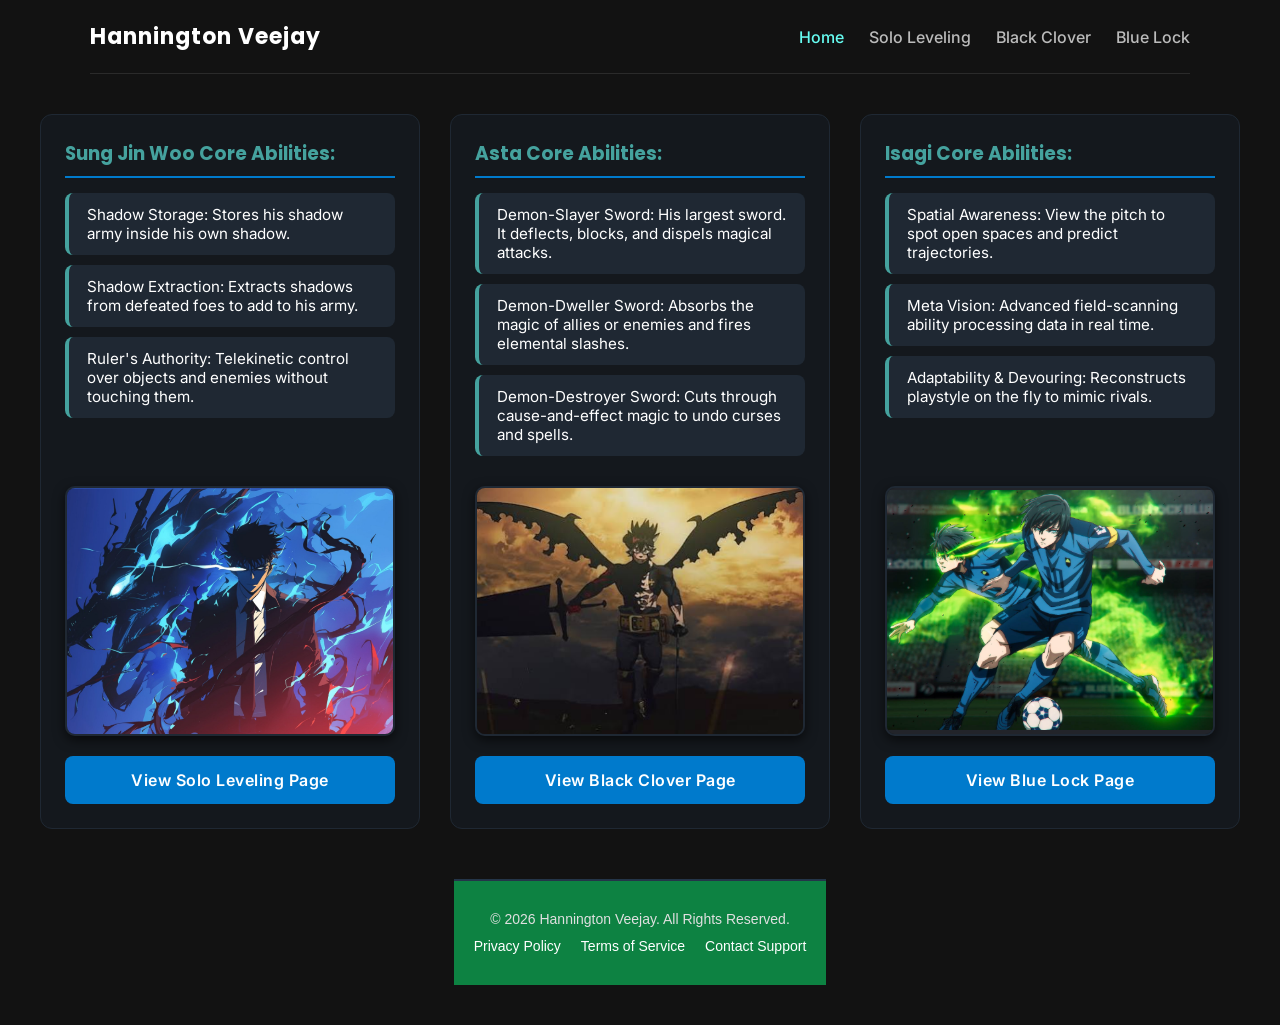
<file: index.html>
<!DOCTYPE html>
<html lang="en">
<head>
    <meta charset="UTF-8">
    <meta name="viewport" content="width=device-width, initial-scale=1.0">
    <meta name="description" content="Explore character profiles, abilities, and core stats for Sung Jin Woo (Solo Leveling), Asta (Black Clover), and Isagi (Blue Lock) on Hannington Veejay's Anime Dashboard.">
    <title>Anime Dashboard | Hannington Veejay</title>

    <link rel="preconnect" href="https://fonts.googleapis.com">
    <link rel="preconnect" href="https://fonts.gstatic.com" crossorigin>
    <link href="https://fonts.googleapis.com/css2?family=Inter:wght@400;500&family=Poppins:wght@600;700&display=swap" rel="stylesheet">
    
    <link rel="stylesheet" href="style-footer.css">
</head>
<body>

  <header class="navbar">
        <div class="logo">Hannington Veejay</div>
        <nav>
            <ul class="nav-links">
                <li><a href="index.html" class="active">Home</a></li>
                <li><a href="Solo-leveling.html">Solo Leveling</a></li>
                <li><a href="Black-clover.html">Black Clover</a></li>
                <li><a href="Blue-lock.html">Blue Lock</a></li>
            </ul>
        </nav>
  </header>
    
  <div class="dashboard-grid">

    <div class="card-container">
      <h3>Sung Jin Woo Core Abilities:</h3>
      <ul>
          <li>Shadow Storage: Stores his shadow army inside his own shadow.</li>
          <li>Shadow Extraction: Extracts shadows from defeated foes to add to his army.</li>
          <li>Ruler's Authority: Telekinetic control over objects and enemies without touching them.</li>
      </ul>
      <img src="Sung Jin Woo.PNG" alt="Sung Jin Woo">
      <a href="Solo-leveling.html" class="profile-btn">View Solo Leveling Page</a>
    </div>

    <div class="card-container">
      <h3>Asta Core Abilities:</h3>
      <ul>
          <li>Demon-Slayer Sword: His largest sword. It deflects, blocks, and dispels magical attacks.</li>
          <li>Demon-Dweller Sword: Absorbs the magic of allies or enemies and fires elemental slashes.</li>
          <li>Demon-Destroyer Sword: Cuts through cause-and-effect magic to undo curses and spells.</li>
      </ul>
      <img src="Asta.png" alt="Asta Profile Image">
      <a href="Black-clover.html" class="profile-btn">View Black Clover Page</a>
    </div>

    <div class="card-container">
      <h3>Isagi Core Abilities:</h3>
      <ul>
          <li>Spatial Awareness: View the pitch to spot open spaces and predict trajectories.</li>
          <li>Meta Vision: Advanced field-scanning ability processing data in real time.</li>
          <li>Adaptability & Devouring: Reconstructs playstyle on the fly to mimic rivals.</li>
      </ul>
      <img src="Isagi.PNG" alt="Isagi Profile Image">
      <a href="Blue-lock.html" class="profile-btn">View Blue Lock Page</a>
    </div>

  </div>

  <footer class="main-footer">
    <div class="footer-content">
      <p>&copy; 2026 Hannington Veejay. All Rights Reserved.</p>
      <ul class="footer-links">
        <li><a href="#">Privacy Policy</a></li>
        <li><a href="#">Terms of Service</a></li>
        <li><a href="#">Contact Support</a></li>
      </ul>
    </div>
  </footer>

</body>
</html>
</file>
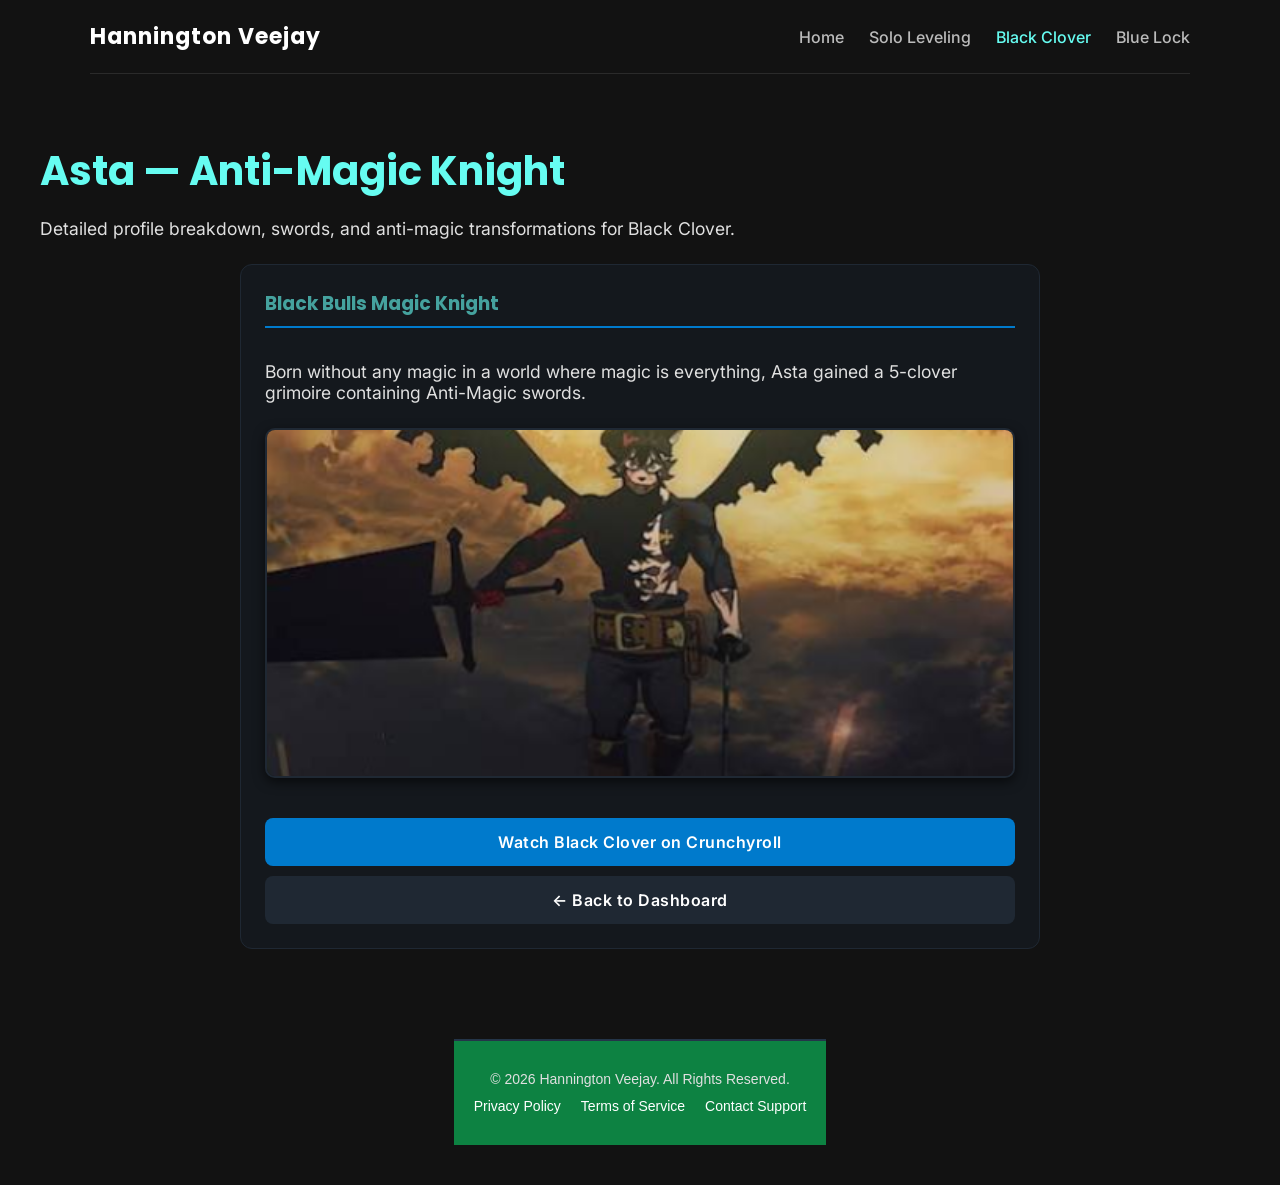
<file: Black-clover.html>
<!DOCTYPE html>
<html lang="en">
<head>
    <meta charset="UTF-8">
    <meta name="viewport" content="width=device-width, initial-scale=1.0">
    <title>Black Clover | Asta Profile</title>

    <link rel="preconnect" href="https://fonts.googleapis.com">
    <link rel="preconnect" href="https://fonts.gstatic.com" crossorigin>
    <link href="https://fonts.googleapis.com/css2?family=Inter:wght@400;500&family=Poppins:wght@600;700&display=swap" rel="stylesheet">
    
    <link rel="stylesheet" href="style-footer.css">
</head>
<body>

  <header class="navbar">
        <div class="logo">Hannington Veejay</div>
        <nav>
            <ul class="nav-links">
                <li><a href="index.html">Home</a></li>
                <li><a href="Solo-leveling.html">Solo Leveling</a></li>
                <li><a href="Black-clover.html" class="active">Black Clover</a></li>
                <li><a href="Blue-lock.html">Blue Lock</a></li>
            </ul>
        </nav>
  </header>

  <main style="max-width: 1200px; width: 100%; color: #e0e0e0; margin-bottom: 40px;">
    <h1>Asta — Anti-Magic Knight</h1>
    <p>Detailed profile breakdown, swords, and anti-magic transformations for Black Clover.</p>

    <div class="card-container" style="max-width: 800px; margin: 0 auto;">
      <h3>Black Bulls Magic Knight</h3>
      <p>Born without any magic in a world where magic is everything, Asta gained a 5-clover grimoire containing Anti-Magic swords.</p>
      
      <img src="Asta.png" alt="Asta Profile Image" style="height: 350px; margin-bottom: 20px;">

      <a href="https://www.crunchyroll.com" target="_blank" class="profile-btn">Watch Black Clover on Crunchyroll</a>
      <a href="index.html" class="profile-btn" style="background-color: #1f2833; margin-top: 10px;">← Back to Dashboard</a>
    </div>
  </main>

  <footer class="main-footer">
    <div class="footer-content">
      <p>&copy; 2026 Hannington Veejay. All Rights Reserved.</p>
      <ul class="footer-links">
        <li><a href="#">Privacy Policy</a></li>
        <li><a href="#">Terms of Service</a></li>
        <li><a href="#">Contact Support</a></li>
      </ul>
    </div>
  </footer>

</body>
</html>
</file>
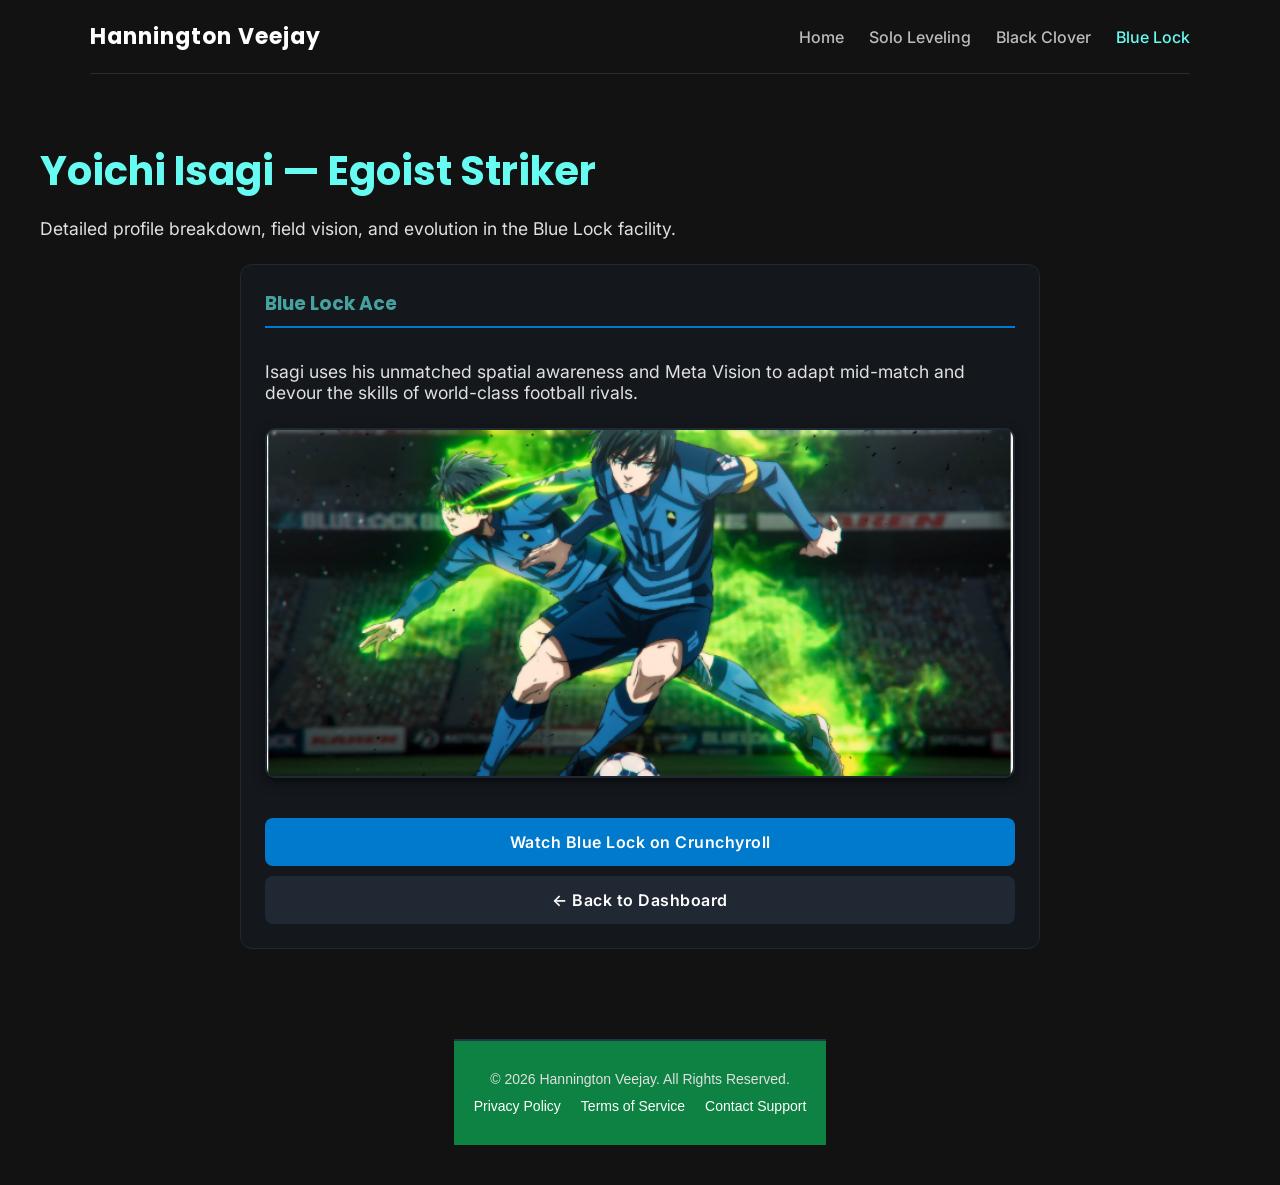
<file: Blue-lock.html>
<!DOCTYPE html>
<html lang="en">
<head>
    <meta charset="UTF-8">
    <meta name="viewport" content="width=device-width, initial-scale=1.0">
    <title>Blue Lock | Isagi Yoichi Profile</title>

    <link rel="preconnect" href="https://fonts.googleapis.com">
    <link rel="preconnect" href="https://fonts.gstatic.com" crossorigin>
    <link href="https://fonts.googleapis.com/css2?family=Inter:wght@400;500&family=Poppins:wght@600;700&display=swap" rel="stylesheet">
    
    <link rel="stylesheet" href="style-footer.css">
</head>
<body>

  <header class="navbar">
        <div class="logo">Hannington Veejay</div>
        <nav>
            <ul class="nav-links">
                <li><a href="index.html">Home</a></li>
                <li><a href="Solo-leveling.html">Solo Leveling</a></li>
                <li><a href="Black-clover.html">Black Clover</a></li>
                <li><a href="Blue-lock.html" class="active">Blue Lock</a></li>
            </ul>
        </nav>
  </header>

  <main style="max-width: 1200px; width: 100%; color: #e0e0e0; margin-bottom: 40px;">
    <h1>Yoichi Isagi — Egoist Striker</h1>
    <p>Detailed profile breakdown, field vision, and evolution in the Blue Lock facility.</p>

    <div class="card-container" style="max-width: 800px; margin: 0 auto;">
      <h3>Blue Lock Ace</h3>
      <p>Isagi uses his unmatched spatial awareness and Meta Vision to adapt mid-match and devour the skills of world-class football rivals.</p>
      
      <img src="Isagi.PNG" alt="Isagi Profile Image" style="height: 350px; margin-bottom: 20px;">

      <a href="https://www.crunchyroll.com" target="_blank" class="profile-btn">Watch Blue Lock on Crunchyroll</a>
      <a href="index.html" class="profile-btn" style="background-color: #1f2833; margin-top: 10px;">← Back to Dashboard</a>
    </div>
  </main>

  <footer class="main-footer">
    <div class="footer-content">
      <p>&copy; 2026 Hannington Veejay. All Rights Reserved.</p>
      <ul class="footer-links">
        <li><a href="#">Privacy Policy</a></li>
        <li><a href="#">Terms of Service</a></li>
        <li><a href="#">Contact Support</a></li>
      </ul>
    </div>
  </footer>

</body>
</html>
</file>
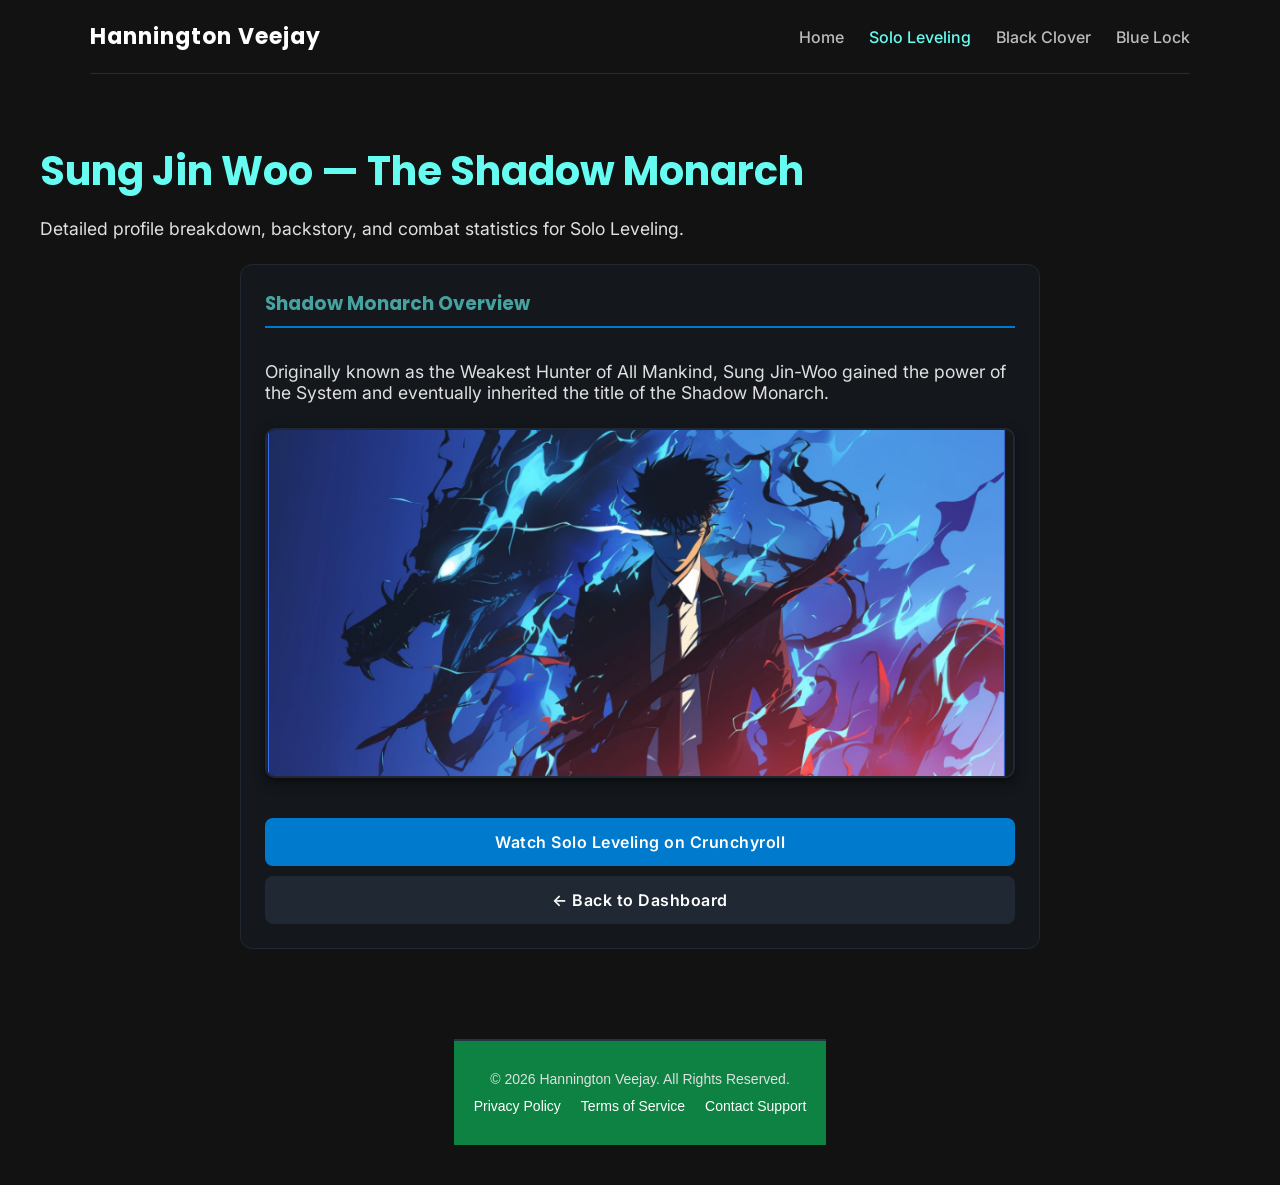
<file: Solo-leveling.html>
<!DOCTYPE html>
<html lang="en">
<head>
    <meta charset="UTF-8">
    <meta name="viewport" content="width=device-width, initial-scale=1.0">
    <title>Solo Leveling | Sung Jin Woo Profile</title>

    <link rel="preconnect" href="https://fonts.googleapis.com">
    <link rel="preconnect" href="https://fonts.gstatic.com" crossorigin>
    <link href="https://fonts.googleapis.com/css2?family=Inter:wght@400;500&family=Poppins:wght@600;700&display=swap" rel="stylesheet">
    
    <link rel="stylesheet" href="style-footer.css">
</head>
<body>

  <header class="navbar">
        <div class="logo">Hannington Veejay</div>
        <nav>
            <ul class="nav-links">
                <li><a href="index.html">Home</a></li>
                <li><a href="Solo-leveling.html" class="active">Solo Leveling</a></li>
                <li><a href="Black-clover.html">Black Clover</a></li>
                <li><a href="Blue-lock.html">Blue Lock</a></li>
            </ul>
        </nav>
  </header>

  <main style="max-width: 1200px; width: 100%; color: #e0e0e0; margin-bottom: 40px;">
    <h1>Sung Jin Woo — The Shadow Monarch</h1>
    <p>Detailed profile breakdown, backstory, and combat statistics for Solo Leveling.</p>

    <div class="card-container" style="max-width: 800px; margin: 0 auto;">
      <h3>Shadow Monarch Overview</h3>
      <p>Originally known as the Weakest Hunter of All Mankind, Sung Jin-Woo gained the power of the System and eventually inherited the title of the Shadow Monarch.</p>
      
      <img src="Sung Jin Woo.PNG" alt="Sung Jin Woo" style="height: 350px; margin-bottom: 20px;">

      <a href="https://www.crunchyroll.com" target="_blank" class="profile-btn">Watch Solo Leveling on Crunchyroll</a>
      <a href="index.html" class="profile-btn" style="background-color: #1f2833; margin-top: 10px;">← Back to Dashboard</a>
    </div>
  </main>

  <footer class="main-footer">
    <div class="footer-content">
      <p>&copy; 2026 Hannington Veejay. All Rights Reserved.</p>
      <ul class="footer-links">
        <li><a href="#">Privacy Policy</a></li>
        <li><a href="#">Terms of Service</a></li>
        <li><a href="#">Contact Support</a></li>
      </ul>
    </div>
  </footer>

</body>
</html>
</file>
<file: style-footer.css>
/* Google Fonts Import */
@import url('https://fonts.googleapis.com/css2?family=Inter:wght@400;500;600;700&family=Poppins:wght@600;700&display=swap');

/* Global Reset & Page Background */
* {
    box-sizing: border-box;
}

body {
    background-color: #121212;
    font-family: 'Inter', sans-serif;
    display: flex;
    flex-direction: column;
    align-items: center;
    min-height: 100vh;
    margin: 0;
    padding: 0 40px 40px 40px;
}

/* ================= NAVIGATION BAR ================= */
.navbar {
    width: 100%;
    max-width: 1100px; /* Aligned max-width with dashboard grid */
    display: flex;
    justify-content: space-between;
    align-items: center;
    padding: 20px 0;
    margin-bottom: 40px;
    border-bottom: 1px solid #2a2a2a;
}

.navbar .logo {
    color: #ffffff;
    font-family: 'Poppins', sans-serif;
    font-size: 22px;
    font-weight: 700;
    letter-spacing: 1px;
}

/* Nav Links - Isolated from global list styling */
.nav-links {
    display: flex;
    flex-direction: row;
    gap: 25px;
    list-style: none;
    margin: 0;
    padding: 0;
    align-items: center;
}

.nav-links li {
    background-color: transparent; /* Reset global li style */
    border: none;                  /* Reset global li style */
    padding: 0;                    /* Reset global li style */
    margin: 0;                     /* Reset global li style */
    width: auto;                   /* Override global width: 100% */
}

.nav-links a {
    color: #bbbbbb;
    text-decoration: none;
    font-size: 16px;
    font-weight: 500;
    transition: color 0.3s ease;
}

.nav-links a:hover, 
.nav-links a.active {
    color: #66fcf1;
}

/* ================= MAIN DASHBOARD GRID ================= */
.dashboard-grid {
    display: flex;
    flex-direction: row;
    gap: 30px;
    max-width: 1200px;
    width: 100%;
    justify-content: center;
    align-items: stretch;
    flex-wrap: wrap;
}

/* Individual Card Wrapper */

.card-container {
    /* Fixed: Wrapped the expression in calc() */
    flex: 1 1 calc(33.333% - 20px); 
    
    /* Reduced min-width slightly so 3 cards easily fit inside 1200px screens */
    min-width: 250px; 
    
    background-color: #14181d;
    border: 1px solid #1f2833;
    border-radius: 12px;
    padding: 24px;
    display: flex;
    flex-direction: column;
    justify-content: space-between;
    transition: border-color 0.3s ease, box-shadow 0.3s ease;
}

.card-container:hover {
    border-color: #45a29e;
    box-shadow: 0 8px 24px rgba(0, 0, 0, 0.5);
}

/* Headings */
h1 {
    color: #66fcf1;
    font-family: 'Poppins', sans-serif;
    font-size: 2.5rem;
    margin-bottom: 10px;
}

h2, h3 {
    font-family: 'Poppins', sans-serif;
    font-weight: 700;
    border-bottom: 2px solid #007acc;
    padding-bottom: 8px;
    margin-top: 0;
    margin-bottom: 15px;
    color: #45a29e;
    width: 100%;
}

/* Paragraph Text */
p {
    font-size: 1.1rem;
    color: #e0e0e0;
    margin-bottom: 25px;
}

/* Card Specific Lists */
.card-container ul {
    list-style: none;
    padding: 0;
    margin: 0 0 20px 0;
}

.card-container li {
    background-color: #1f2833;
    color: #ffffff;
    padding: 12px 18px;
    margin-bottom: 10px;
    border-radius: 8px;
    border-left: 4px solid #45a29e;
    width: 100%;
    font-size: 0.95rem;
}

/* Card Images */
img {
    border-radius: 10px;
    border: 2px solid #1f2833;
    margin-top: auto;
    width: 100%;
    height: 250px;
    object-fit: cover;
    box-shadow: 0 4px 12px rgba(0, 0, 0, 0.6);
    transition: transform 0.4s ease, box-shadow 0.4s ease, border-color 0.4s ease;
}

img:hover {
    transform: scale(1.02);
    border-color: #66fcf1;
    box-shadow: 0 0 25px rgba(102, 252, 241, 0.4);
}

/* Action Button */
.profile-btn {
    display: block;
    text-align: center;
    background-color: #007acc;
    color: #ffffff;
    text-decoration: none;
    padding: 14px 24px;
    margin-top: 20px;
    border-radius: 8px;
    font-family: 'Inter', sans-serif;
    font-weight: 600;
    font-size: 16px;
    letter-spacing: 0.5px;
    transition: background-color 0.3s ease, transform 0.2s ease, box-shadow 0.3s ease;
}

.profile-btn:hover {
    background-color: #005fa3;
    transform: translateY(-2px);
    box-shadow: 0 5px 15px rgba(0, 122, 204, 0.4);
}

.profile-btn:active {
    transform: translateY(0) scale(0.98);
}

/* ==========================================================================
   FOOTER STYLING
   ========================================================================== */
.main-footer {
    background-color: #08ec6f83; /* Slightly darker than the cards for depth */
    border-top: 2px solid #243549; /* A subtle divider line at the top */
    color: #5110e9; /* A soft, premium gold/muted color for footer text */
    padding: 30px 20px;
    margin-top: 50px; /* Pushes the footer down away from the cards */
    font-family: sans-serif;
}

.footer-content {
    max-width: 1200px;
    margin: 0 auto;
    display: flex;
    justify-content: space-between; /* Pushes copyright to left, links to right */
    align-items: center;
    flex-wrap: wrap; /* Allows wrapping on smaller screens */
    gap: 15px;
}

.footer-content p {
    margin: 0;
    font-size: 14px;
}

.footer-links {
    list-style: none;
    display: flex;
    gap: 20px;
    padding: 0;
    margin: 0;
}

.footer-links a {
    color: #ffffff;
    text-decoration: none;
    font-size: 14px;
    transition: color 0.3s ease;
}

/* Give the links a cool hover effect */
.footer-links a:hover {
    color: #0077ff; /* Matches your premium Real Madrid blue buttons! */
}

/* ==========================================================================
   RESPONSIVE DESIGN: Mobile Breakpoint (Screens smaller than 768px wide)
   ========================================================================== */
@media (max-width: 768px) {
    /* 1. Change the grid from a row to a column stack */
    .dashboard-grid {
        flex-direction: column;
        align-items: center; /* Center the cards horizontally on the screen */
        padding: 0 20px; /* Add side padding so cards don't touch the screen edges */
    }

    /* 2. Adjust card sizing for smaller screens */
    .card-container {
        max-width: 100%; /* Allow cards to span the full available width of the phone */
        width: 100%;
    }

    /* 3. Scale down the images slightly so they don't take up the whole phone view */
    .card-container img {
        height: 300px; /* Shorter height for comfortable mobile viewing */
    }
}

/* Add this inside your existing @media block */
    .footer-content {
        flex-direction: column;
        text-align: center;
        gap: 10px;
    }
</file>
